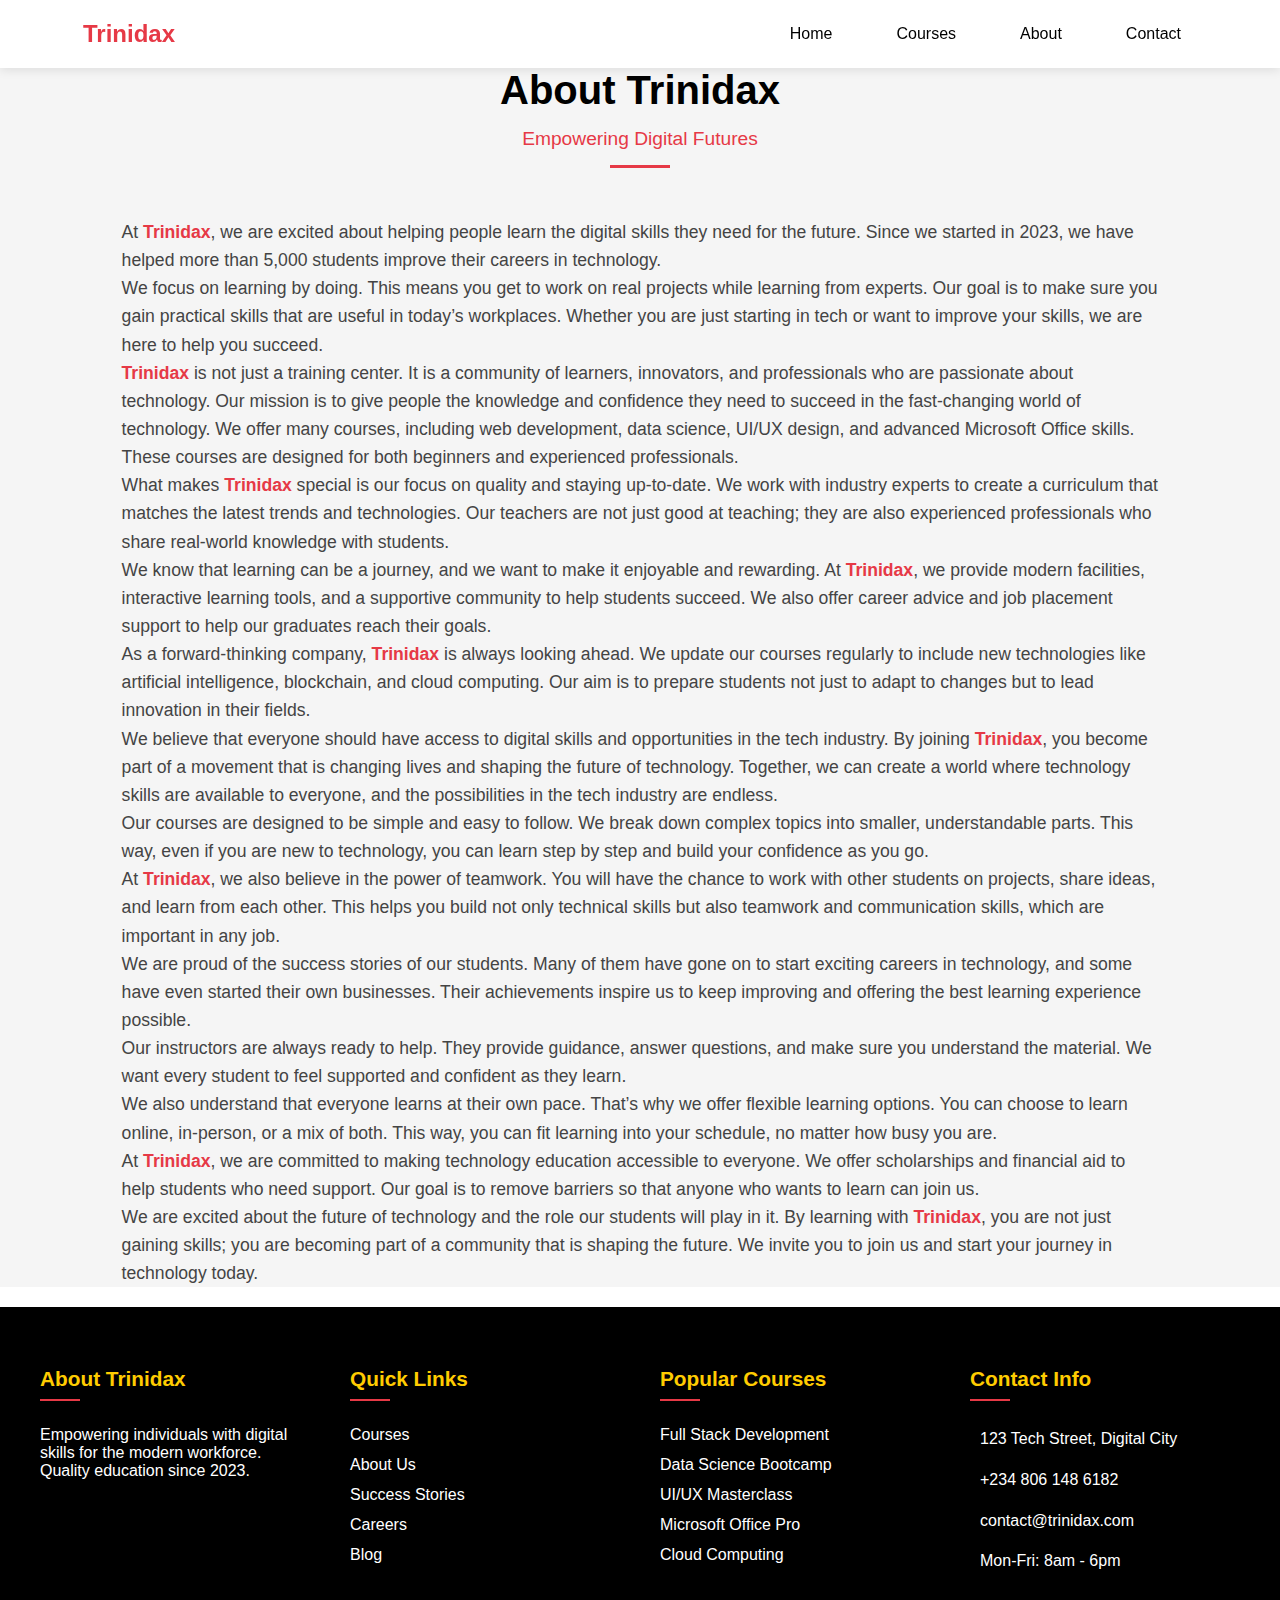
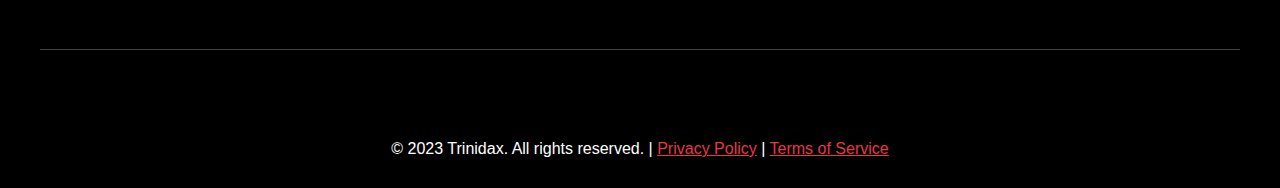
<file: about.html>
<!DOCTYPE html>
<html lang="en">

<head>
    <meta charset="UTF-8">
    <meta name="viewport" content="width=device-width, initial-scale=1.0">
    <title>Trinidax About</title>
    <link rel="stylesheet" href="about.css">
    <link rel="stylesheet" href="footer.css">
    <link rel="stylesheet" href="nav.css">
</head>

<body>
    <nav>

        <div class="nav-container">
            <a href="#home" class="brand-title">Trinidax</a>
            <button class="menu-toggle" aria-label="Toggle navigation">
                <span class="hamburger"></span>
            </button>
            <ul>
                <li><a class="nav-link" href="index.html" class="active">Home</a></li>
                <li><a class="nav-link" href="course.html">Courses</a></li>
                <li><a class="nav-link" href="about.html">About</a></li>
                <li><a class="nav-link" href="contact.html">Contact</a></li>
            </ul>
        </div>
    </nav>
    <section class="about-section">
        <div class="container">
            <div class="section-header">
                <h2>About Trinidax</h2>
                <p>Empowering Digital Futures</p>
                <div class="underline"></div>
            </div>

            <div class="content-wrapper">
                <div class="about-text">
                    <p>At <span class="highlight">Trinidax</span>, we are excited about helping people learn the digital
                        skills they need for the future. Since we started in 2023, we have helped more than 5,000
                        students improve their careers in technology.</p>

                    <p>We focus on learning by doing. This means you get to work on real projects while learning from
                        experts. Our goal is to make sure you gain practical skills that are useful in today’s
                        workplaces. Whether you are just starting in tech or want to improve your skills, we are here to
                        help you succeed.</p>

                    <p><span class="highlight">Trinidax</span> is not just a training center. It is a community of
                        learners, innovators, and professionals who are passionate about technology. Our mission is to
                        give people the knowledge and confidence they need to succeed in the fast-changing world of
                        technology. We offer many courses, including web development, data science, UI/UX design, and
                        advanced Microsoft Office skills. These courses are designed for both beginners and experienced
                        professionals.</p>

                    <p>What makes <span class="highlight">Trinidax</span> special is our focus on quality and staying
                        up-to-date. We work with industry experts to create a curriculum that matches the latest trends
                        and technologies. Our teachers are not just good at teaching; they are also experienced
                        professionals who share real-world knowledge with students.</p>

                    <p>We know that learning can be a journey, and we want to make it enjoyable and rewarding. At <span
                            class="highlight">Trinidax</span>, we provide modern facilities, interactive learning tools,
                        and a supportive community to help students succeed. We also offer career advice and job
                        placement support to help our graduates reach their goals.</p>

                    <p>As a forward-thinking company, <span class="highlight">Trinidax</span> is always looking ahead.
                        We update our courses regularly to include new technologies like artificial intelligence,
                        blockchain, and cloud computing. Our aim is to prepare students not just to adapt to changes but
                        to lead innovation in their fields.</p>

                    <p>We believe that everyone should have access to digital skills and opportunities in the tech
                        industry. By joining <span class="highlight">Trinidax</span>, you become part of a movement that
                        is changing lives and shaping the future of technology. Together, we can create a world where
                        technology skills are available to everyone, and the possibilities in the tech industry are
                        endless.</p>

                    <p>Our courses are designed to be simple and easy to follow. We break down complex topics into
                        smaller, understandable parts. This way, even if you are new to technology, you can learn step
                        by step and build your confidence as you go.</p>

                    <p>At <span class="highlight">Trinidax</span>, we also believe in the power of teamwork. You will
                        have the chance to work with other students on projects, share ideas, and learn from each other.
                        This helps you build not only technical skills but also teamwork and communication skills, which
                        are important in any job.</p>

                    <p>We are proud of the success stories of our students. Many of them have gone on to start exciting
                        careers in technology, and some have even started their own businesses. Their achievements
                        inspire us to keep improving and offering the best learning experience possible.</p>

                    <p>Our instructors are always ready to help. They provide guidance, answer questions, and make sure
                        you understand the material. We want every student to feel supported and confident as they
                        learn.</p>

                    <p>We also understand that everyone learns at their own pace. That’s why we offer flexible learning
                        options. You can choose to learn online, in-person, or a mix of both. This way, you can fit
                        learning into your schedule, no matter how busy you are.</p>

                    <p>At <span class="highlight">Trinidax</span>, we are committed to making technology education
                        accessible to everyone. We offer scholarships and financial aid to help students who need
                        support. Our goal is to remove barriers so that anyone who wants to learn can join us.</p>

                    <p>We are excited about the future of technology and the role our students will play in it. By
                        learning with <span class="highlight">Trinidax</span>, you are not just gaining skills; you are
                        becoming part of a community that is shaping the future. We invite you to join us and start your
                        journey in technology today.</p>
                </div>
            </div>
        </div>
    </section>
    <footer class="footer">
        <div class="footer-container">
            <div class="footer-grid">
                <div class="footer-section">
                    <h3>About Trinidax</h3>
                    <p>Empowering individuals with digital skills for the modern workforce. Quality education since
                        2023.</p>
                    <div class="social-links">
                        <a href="#"><i class="fab fa-facebook-f"></i></a>
                        <a href="#"><i class="fab fa-twitter"></i></a>
                        <a href="#"><i class="fab fa-linkedin-in"></i></a>
                        <a href="#"><i class="fab fa-instagram"></i></a>
                    </div>
                </div>

                <div class="footer-section">
                    <h3>Quick Links</h3>
                    <ul class="footer-links">
                        <li><a href="#">Courses</a></li>
                        <li><a href="#">About Us</a></li>
                        <li><a href="#">Success Stories</a></li>
                        <li><a href="#">Careers</a></li>
                        <li><a href="#">Blog</a></li>
                    </ul>
                </div>

                <div class="footer-section">
                    <h3>Popular Courses</h3>
                    <ul class="footer-links">
                        <li><a href="#">Full Stack Development</a></li>
                        <li><a href="#">Data Science Bootcamp</a></li>
                        <li><a href="#">UI/UX Masterclass</a></li>
                        <li><a href="#">Microsoft Office Pro</a></li>
                        <li><a href="#">Cloud Computing</a></li>
                    </ul>
                </div>

                <div class="footer-section">
                    <h3>Contact Info</h3>
                    <div class="contact-info">
                        <p><i class="fas fa-map-marker-alt"></i>123 Tech Street, Digital City</p>
                        <p><i class="fas fa-phone-alt"></i>+234 806 148 6182</p>
                        <p><i class="fas fa-envelope"></i>contact@trinidax.com</p>
                        <p><i class="fas fa-clock"></i>Mon-Fri: 8am - 6pm</p>
                    </div>
                </div>
            </div>

            <div class="copyright">
                <p>&copy; 2023 Trinidax. All rights reserved. | <a href="#" style="color: #e63946;">Privacy Policy</a> |
                    <a href="#" style="color: #e63946;">Terms of Service</a>
                </p>
            </div>
        </div>
    </footer>
    <script src="script.js"></script>
</body>

</html>
</file>
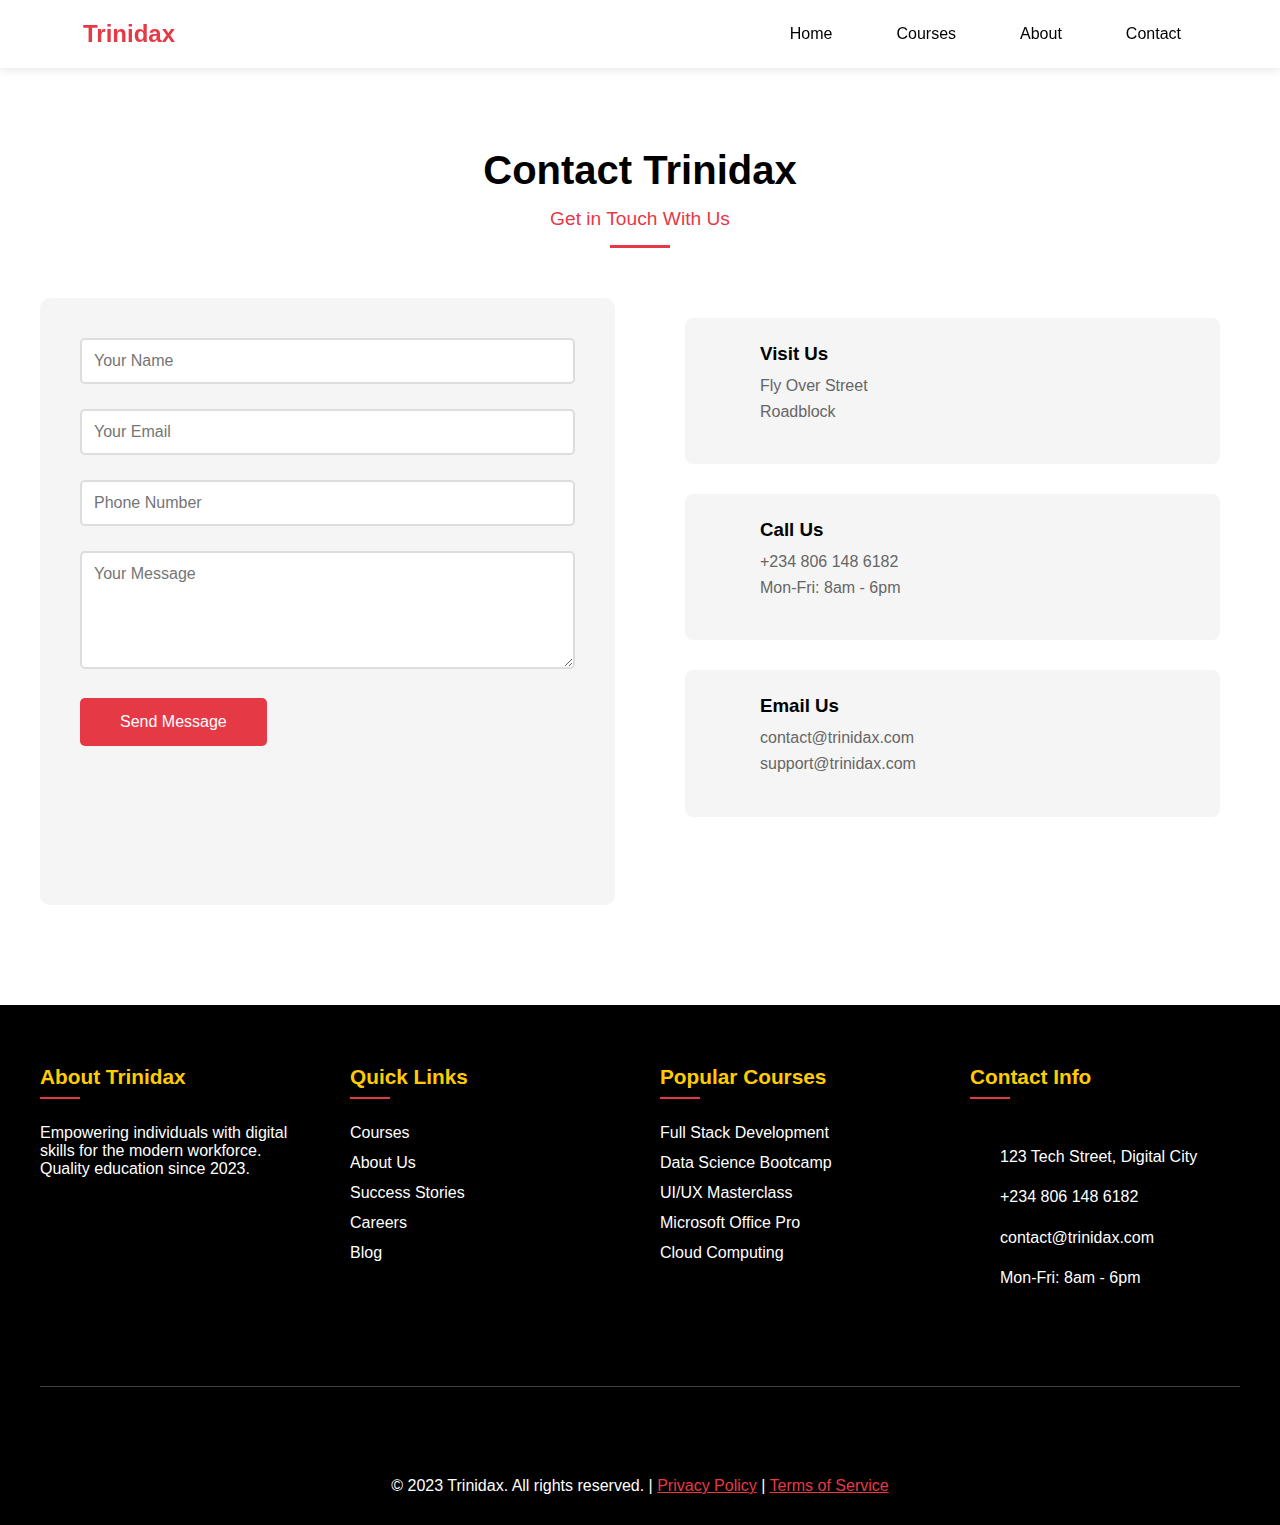
<file: contact.html>
<!DOCTYPE html>
<html lang="en">

<head>
    <meta charset="UTF-8">
    <meta name="viewport" content="width=device-width, initial-scale=1.0">
    <title>Trinidax Contact </title>
    <link rel="stylesheet" href="contact.css">
    <link rel="stylesheet" href="footer.css">
    <link rel="stylesheet" href="contact.css">
    <link rel="stylesheet" href="nav.css">
</head>

<body>
    <nav>

        <div class="nav-container">
            <a href="#home" class="brand-title">Trinidax</a>
            <button class="menu-toggle" aria-label="Toggle navigation">
                <span class="hamburger"></span>
            </button>
            <ul>
                <li><a class="nav-link" href="/" class="active">Home</a></li>
                <li><a class="nav-link" href="course.html">Courses</a></li>
                <li><a class="nav-link" href="about.html">About</a></li>
                <li><a class="nav-link" href="contact.html">Contact</a></li>
            </ul>
        </div>
    </nav>
    <section class="contact-section">
        <div class="container">
            <div class="section-header">
                <h2>Contact Trinidax</h2>
                <p>Get in Touch With Us</p>
                <div class="underline"></div>
            </div>

            <div class="contact-wrapper">
                <div class="contact-form">
                    <form>
                        <div class="form-group">
                            <input type="text" placeholder="Your Name" required>
                        </div>
                        <div class="form-group">
                            <input type="email" placeholder="Your Email" required>
                        </div>
                        <div class="form-group">
                            <input type="tel" placeholder="Phone Number">
                        </div>
                        <div class="form-group">
                            <textarea rows="5" placeholder="Your Message" required></textarea>
                        </div>
                        <button type="submit" class="submit-btn">Send Message</button>
                    </form>
                </div>

                <div class="contact-info">
                    <div class="info-card">
                        <i class="fas fa-map-marker-alt info-icon"></i>
                        <div class="info-content">
                            <h3>Visit Us</h3>
                            <p>Fly Over Street<br>Roadblock</p>
                        </div>
                    </div>

                    <div class="info-card">
                        <i class="fas fa-phone-alt info-icon"></i>
                        <div class="info-content">
                            <h3>Call Us</h3>
                            <p>+234 806 148 6182<br>Mon-Fri: 8am - 6pm</p>
                        </div>
                    </div>

                    <div class="info-card">
                        <i class="fas fa-envelope info-icon"></i>
                        <div class="info-content">
                            <h3>Email Us</h3>
                            <p>contact@trinidax.com<br>support@trinidax.com</p>
                        </div>
                    </div>

                    <div class="social-links">
                        <a href="#"><i class="fab fa-facebook-f"></i></a>
                        <a href="#"><i class="fab fa-twitter"></i></a>
                        <a href="#"><i class="fab fa-linkedin-in"></i></a>
                        <a href="#"><i class="fab fa-instagram"></i></a>
                    </div>
                </div>
            </div>
        </div>
    </section>
    <footer class="footer">
        <div class="footer-container">
            <div class="footer-grid">
                <div class="footer-section">
                    <h3>About Trinidax</h3>
                    <p>Empowering individuals with digital skills for the modern workforce. Quality education since
                        2023.</p>
                    <div class="social-links">
                        <a href="#"><i class="fab fa-facebook-f"></i></a>
                        <a href="#"><i class="fab fa-twitter"></i></a>
                        <a href="#"><i class="fab fa-linkedin-in"></i></a>
                        <a href="#"><i class="fab fa-instagram"></i></a>
                    </div>
                </div>

                <div class="footer-section">
                    <h3>Quick Links</h3>
                    <ul class="footer-links">
                        <li><a href="#">Courses</a></li>
                        <li><a href="#">About Us</a></li>
                        <li><a href="#">Success Stories</a></li>
                        <li><a href="#">Careers</a></li>
                        <li><a href="#">Blog</a></li>
                    </ul>
                </div>

                <div class="footer-section">
                    <h3>Popular Courses</h3>
                    <ul class="footer-links">
                        <li><a href="#">Full Stack Development</a></li>
                        <li><a href="#">Data Science Bootcamp</a></li>
                        <li><a href="#">UI/UX Masterclass</a></li>
                        <li><a href="#">Microsoft Office Pro</a></li>
                        <li><a href="#">Cloud Computing</a></li>
                    </ul>
                </div>

                <div class="footer-section">
                    <h3>Contact Info</h3>
                    <div class="contact-info">
                        <p><i class="fas fa-map-marker-alt"></i>123 Tech Street, Digital City</p>
                        <p><i class="fas fa-phone-alt"></i>+234 806 148 6182</p>
                        <p><i class="fas fa-envelope"></i>contact@trinidax.com</p>
                        <p><i class="fas fa-clock"></i>Mon-Fri: 8am - 6pm</p>
                    </div>
                </div>
            </div>

            <div class="copyright">
                <p>&copy; 2023 Trinidax. All rights reserved. | <a href="#" style="color: #e63946;">Privacy Policy</a> |
                    <a href="#" style="color: #e63946;">Terms of Service</a>
                </p>
            </div>
        </div>
    </footer>
    <script src="script.js"></script>
</body>

</html>
</file>
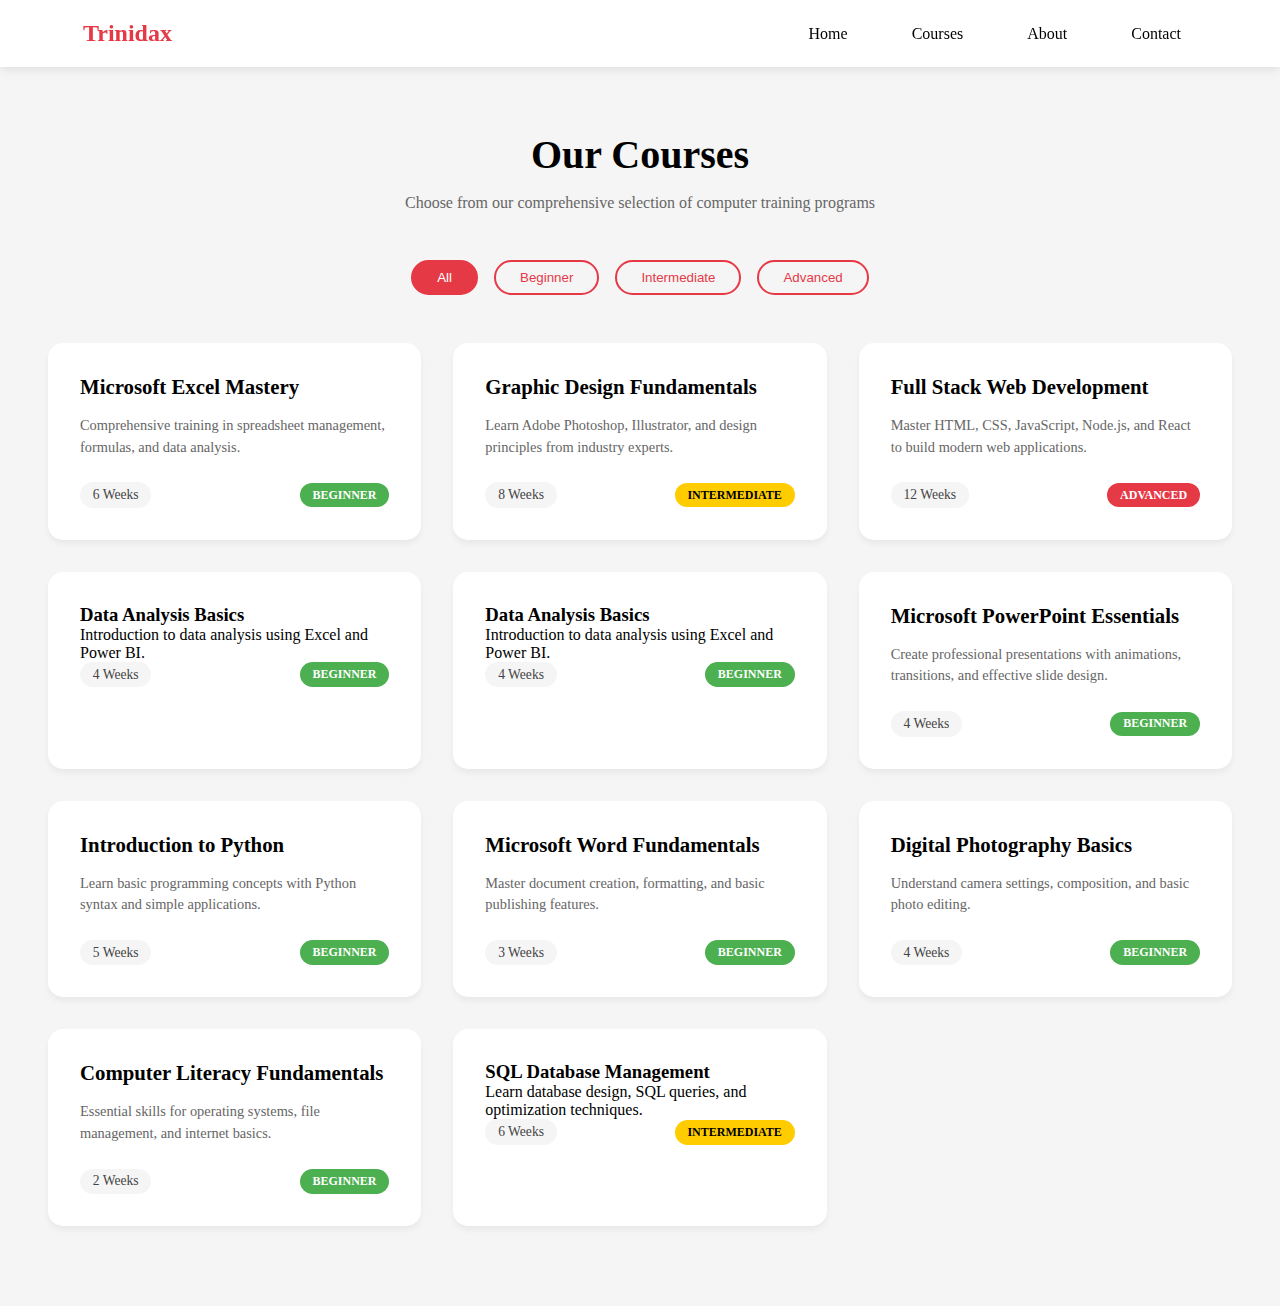
<file: course.html>
<!DOCTYPE html>
<html lang="en">

<head>
    <meta charset="UTF-8">
    <meta name="viewport" content="width=device-width, initial-scale=1.0">
    <link rel="stylesheet" href="course.css">
    <link rel="stylesheet" href="style.css">
    <link rel="stylesheet" href="nav.css">
    <title> TrinidaX Courses</title>
</head>

<body>
    <nav>

        <div class="nav-container">
            <a href="#home" class="brand-title">Trinidax</a>
            <button class="menu-toggle" aria-label="Toggle navigation">
                <span class="hamburger"></span>
            </button>
            <ul>
                <li><a class="nav-link" href="index.html" class="active">Home</a></li>
                <li><a class="nav-link" href="course.html">Courses</a></li>
                <li><a class="nav-link" href="#about">About</a></li>
                <li><a class="nav-link" href="#contact">Contact</a></li>
            </ul>
        </div>
    </nav>
    <section class="courses-section">
        <div class="courses-container">
            <div class="section-title">
                <h2>Our Courses</h2>
                <p>Choose from our comprehensive selection of computer training programs</p>
            </div>

            <div class="filter-buttons">
                <button class="filter-btn active" data-filter="all">All</button>
                <button class="filter-btn" data-filter="beginner">Beginner</button>
                <button class="filter-btn" data-filter="intermediate">Intermediate</button>
                <button class="filter-btn" data-filter="advanced">Advanced</button>
            </div>

            <div class="courses-grid">
                <!-- Course 1 -->
                <div class="course-card" data-level="beginner">
                    <i class="course-icon fas fa-file-excel"></i>
                    <div class="course-content">
                        <h3>Microsoft Excel Mastery</h3>
                        <p>Comprehensive training in spreadsheet management, formulas, and data analysis.</p>
                        <div class="course-meta">
                            <span class="course-duration">6 Weeks</span>
                            <span class="course-level level-beginner">Beginner</span>
                        </div>
                    </div>
                </div>

                <!-- Course 2 -->
                <div class="course-card" data-level="intermediate">
                    <i class="course-icon fas fa-paint-brush"></i>
                    <div class="course-content">
                        <h3>Graphic Design Fundamentals</h3>
                        <p>Learn Adobe Photoshop, Illustrator, and design principles from industry experts.</p>
                        <div class="course-meta">
                            <span class="course-duration">8 Weeks</span>
                            <span class="course-level level-intermediate">Intermediate</span>
                        </div>
                    </div>
                </div>

                <!-- Course 3 -->
                <div class="course-card" data-level="advanced">
                    <i class="course-icon fas fa-code"></i>
                    <div class="course-content">
                        <h3>Full Stack Web Development</h3>
                        <p>Master HTML, CSS, JavaScript, Node.js, and React to build modern web applications.</p>
                        <div class="course-meta">
                            <span class="course-duration">12 Weeks</span>
                            <span class="course-level level-advanced">Advanced</span>
                        </div>
                    </div>
                </div>

                <!-- Add remaining 17 courses following the same pattern -->
                <!-- Example courses (replace icons and content as needed) -->
                <div class="course-card" data-level="beginner">
                    <i class="course-icon fas fa-chart-line"></i>
                    <h3>Data Analysis Basics</h3>
                    <p>Introduction to data analysis using Excel and Power BI.</p>
                    <div class="course-meta">
                        <span class="course-duration">4 Weeks</span>
                        <span class="course-level level-beginner">Beginner</span>
                    </div>
                </div>
                <div class="course-card" data-level="beginner">
                    <i class="course-icon fas fa-chart-line"></i>
                    <h3>Data Analysis Basics</h3>
                    <p>Introduction to data analysis using Excel and Power BI.</p>
                    <div class="course-meta">
                        <span class="course-duration">4 Weeks</span>
                        <span class="course-level level-beginner">Beginner</span>
                    </div>
                </div>
                <!-- Course 4 -->
                <div class="course-card" data-level="beginner">
                    <i class="course-icon fas fa-file-powerpoint"></i>
                    <div class="course-content">
                        <h3>Microsoft PowerPoint Essentials</h3>
                        <p>Create professional presentations with animations, transitions, and effective slide design.
                        </p>
                        <div class="course-meta">
                            <span class="course-duration">4 Weeks</span>
                            <span class="course-level level-beginner">Beginner</span>
                        </div>
                    </div>
                </div>

                <!-- Course 5 -->
                <div class="course-card" data-level="beginner">
                    <i class="course-icon fas fa-laptop-code"></i>
                    <div class="course-content">
                        <h3>Introduction to Python</h3>
                        <p>Learn basic programming concepts with Python syntax and simple applications.</p>
                        <div class="course-meta">
                            <span class="course-duration">5 Weeks</span>
                            <span class="course-level level-beginner">Beginner</span>
                        </div>
                    </div>
                </div>

                <!-- Course 6 -->
                <div class="course-card" data-level="beginner">
                    <i class="course-icon fas fa-file-word"></i>
                    <div class="course-content">
                        <h3>Microsoft Word Fundamentals</h3>
                        <p>Master document creation, formatting, and basic publishing features.</p>
                        <div class="course-meta">
                            <span class="course-duration">3 Weeks</span>
                            <span class="course-level level-beginner">Beginner</span>
                        </div>
                    </div>
                </div>

                <!-- Course 7 -->
                <div class="course-card" data-level="beginner">
                    <i class="course-icon fas fa-camera-retro"></i>
                    <div class="course-content">
                        <h3>Digital Photography Basics</h3>
                        <p>Understand camera settings, composition, and basic photo editing.</p>
                        <div class="course-meta">
                            <span class="course-duration">4 Weeks</span>
                            <span class="course-level level-beginner">Beginner</span>
                        </div>
                    </div>
                </div>

                <!-- Course 8 -->
                <div class="course-card" data-level="beginner">
                    <i class="course-icon fas fa-keyboard"></i>
                    <div class="course-content">
                        <h3>Computer Literacy Fundamentals</h3>
                        <p>Essential skills for operating systems, file management, and internet basics.</p>
                        <div class="course-meta">
                            <span class="course-duration">2 Weeks</span>
                            <span class="course-level level-beginner">Beginner</span>
                        </div>
                    </div>
                </div>
                <div class="course-card" data-level="intermediate">
                    <i class="course-icon fas fa-database"></i>
                    <h3>SQL Database Management</h3>
                    <p>Learn database design, SQL queries, and optimization techniques.</p>
                    <div class="course-meta">
                        <span class="course-duration">6 Weeks</span>
                        <span class="course-level level-intermediate">Intermediate</span>
                    </div>
                </div>

                <!-- Continue adding courses with appropriate Font Awesome icons -->
                <!-- Use icons like: 
                - fas fa-python
                - fas fa-mobile-alt (for app development)
                - fas fa-shield-alt (cybersecurity)
                - fas fa-network-wired (networking)
                - fas fa-cloud (cloud computing)
                - fas fa-robot (AI/ML)
                - fas fa-video (video editing)
                - fas fa-chart-pie (data visualization)
                -->
            </div>
        </div>
    </section>
    <script src="course.js"></script>
</body>

</html>
</file>
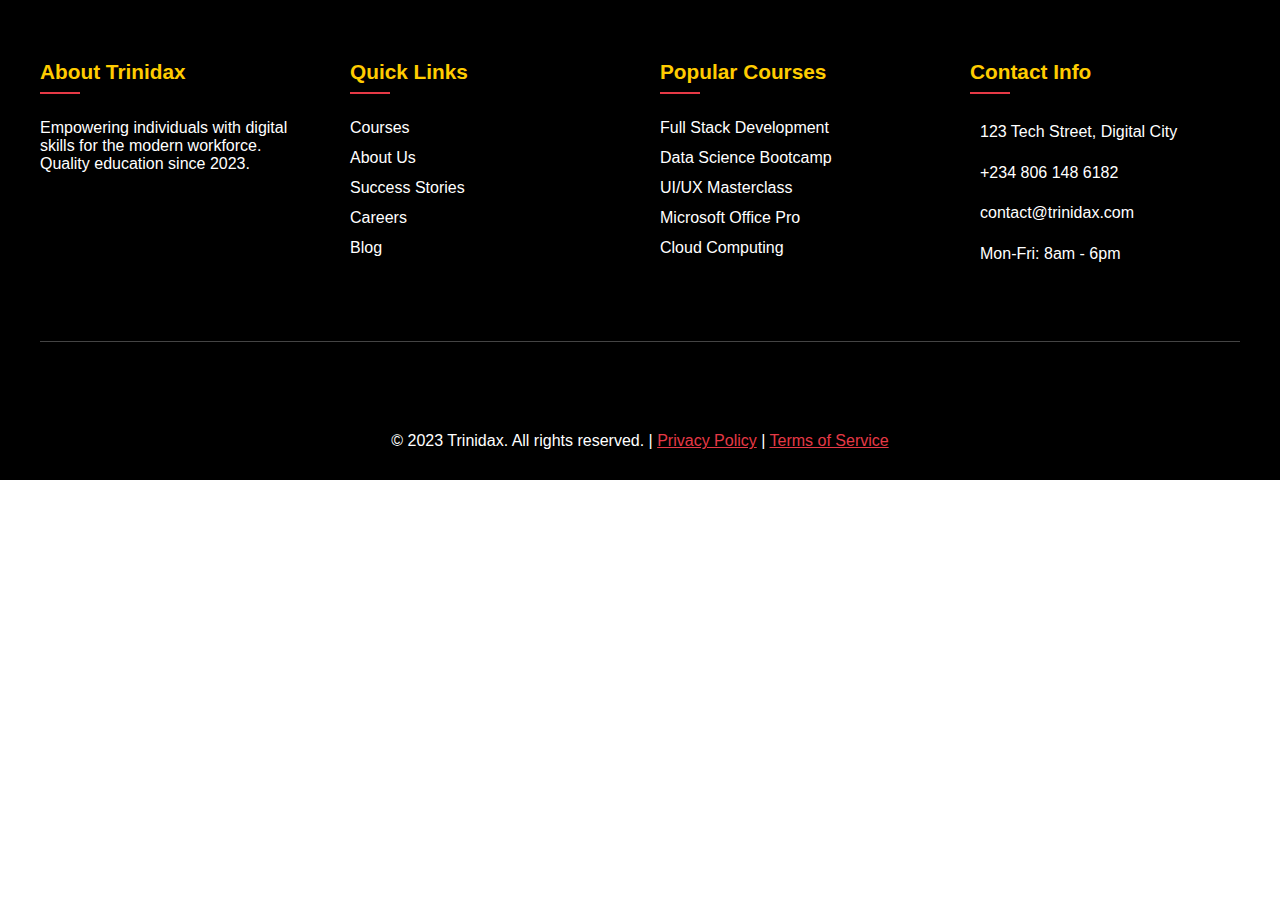
<file: footer.html>
<!DOCTYPE html>
<html lang="en">
<head>
    <meta charset="UTF-8">
    <meta name="viewport" content="width=device-width, initial-scale=1.0">
    <title>Document</title>
    <link rel="stylesheet" href="footer.css">
</head>
<body>
    <footer class="footer">
        <div class="footer-container">
            <div class="footer-grid">
                <div class="footer-section">
                    <h3>About Trinidax</h3>
                    <p>Empowering individuals with digital skills for the modern workforce. Quality education since 2023.</p>
                    <div class="social-links">
                        <a href="#"><i class="fab fa-facebook-f"></i></a>
                        <a href="#"><i class="fab fa-twitter"></i></a>
                        <a href="#"><i class="fab fa-linkedin-in"></i></a>
                        <a href="#"><i class="fab fa-instagram"></i></a>
                    </div>
                </div>

                <div class="footer-section">
                    <h3>Quick Links</h3>
                    <ul class="footer-links">
                        <li><a href="#">Courses</a></li>
                        <li><a href="#">About Us</a></li>
                        <li><a href="#">Success Stories</a></li>
                        <li><a href="#">Careers</a></li>
                        <li><a href="#">Blog</a></li>
                    </ul>
                </div>

                <div class="footer-section">
                    <h3>Popular Courses</h3>
                    <ul class="footer-links">
                        <li><a href="#">Full Stack Development</a></li>
                        <li><a href="#">Data Science Bootcamp</a></li>
                        <li><a href="#">UI/UX Masterclass</a></li>
                        <li><a href="#">Microsoft Office Pro</a></li>
                        <li><a href="#">Cloud Computing</a></li>
                    </ul>
                </div>

                <div class="footer-section">
                    <h3>Contact Info</h3>
                    <div class="contact-info">
                        <p><i class="fas fa-map-marker-alt"></i>123 Tech Street, Digital City</p>
                        <p><i class="fas fa-phone-alt"></i>+234 806 148 6182</p>
                        <p><i class="fas fa-envelope"></i>contact@trinidax.com</p>
                        <p><i class="fas fa-clock"></i>Mon-Fri: 8am - 6pm</p>
                    </div>
                </div>
            </div>

            <div class="copyright">
                <p>&copy; 2023 Trinidax. All rights reserved. | <a href="#" style="color: #e63946;">Privacy Policy</a> | <a href="#" style="color: #e63946;">Terms of Service</a></p>
            </div>
        </div>
    </footer>
</body>
</html>
</file>
<file: about.css>
* {
    margin: 0;
    padding: 0;
    box-sizing: border-box;
    font-family: 'Arial', sans-serif;
}

.about-section {
    background-color: #f5f5f5;
    width: 100%;
    margin-bottom: 20px;
}

.container {
    width: 90%;
    margin: 0 auto;
}

.section-header {
    text-align: center;
    margin-bottom: 50px;
}

.section-header h2 {
    font-size: 2.5rem;
    color: #000;
    margin-bottom: 15px;
}

.section-header p {
    color: #e63946;
    font-size: 1.2rem;
    font-weight: 500;
}

.underline {
    width: 60px;
    height: 3px;
    background-color: #e63946;
    margin: 15px auto 30px;
}

.content-wrapper {
    width: 90%;
    margin: 0 auto;
    align-items: center;
}

.about-text {
    color: #444;
    line-height: 1.6;
    font-size: 1.1rem;
}

.highlight {
    color: #e63946;
    font-weight: 600;
}

@media (max-width: 768px) {
    .content-wrapper {
        grid-template-columns: 1fr;
    }

    .section-header h2 {
        font-size: 2rem;
    }

    .courses-grid {
        grid-template-columns: 1fr;
    }
}
</file>
<file: footer.css>
* {
    margin: 0;
    padding: 0;
    box-sizing: border-box;
    font-family: 'Arial', sans-serif;
}

.footer {
    background-color: #000;
    color: white;
    padding: 60px 20px 0;
}

.footer-container {
    max-width: 1200px;
    margin: 0 auto;
}

.footer-grid {
    display: grid;
    grid-template-columns: repeat(4, 1fr);
    gap: 40px;
    padding-bottom: 60px;
    border-bottom: 1px solid #444;
}

.footer-section h3 {
    color: #ffcc00;
    font-size: 1.3rem;
    margin-bottom: 25px;
    position: relative;
    padding-bottom: 10px;
}

.footer-section h3::after {
    content: '';
    position: absolute;
    bottom: 0;
    left: 0;
    width: 40px;
    height: 2px;
    background: #e63946;
}

.footer-links {
    list-style: none;
}

.footer-links li {
    margin-bottom: 12px;
}

.footer-links a {
    color: #fff;
    text-decoration: none;
    transition: color 0.3s ease;
}

.footer-links a:hover {
    color: #e63946;
}

.contact-info p {
    margin-bottom: 15px;
    line-height: 1.6;
}

.contact-info i {
    color: #ffcc00;
    margin-right: 10px;
    width: 20px;
}

.social-links {
    display: flex;
    gap: 15px;
    margin-top: 20px;
}

.social-links a {
    color: white;
    font-size: 1.5rem;
    transition: color 0.3s ease;
}

.social-links a:hover {
    color: #ffcc00;
}

.copyright {
    text-align: center;
    padding: 30px 0;
    background: #000000;
    color: #ffffff;
    margin-top: 60px;
}

@media (max-width: 768px) {
    .footer-grid {
        grid-template-columns: 1fr;
        gap: 40px;
    }

    .footer-section h3 {
        font-size: 1.2rem;
    }
}
</file>
<file: nav.css>
:root {
    --black: #000000;
    --white: #ffffff;
    --red: #e63946;
    --yellow: #ffcc00;
    --gray: #f5f5f5;
}

/* Modern Navigation Styles */
nav {
    background: var(--white);
    box-shadow: 0 2px 10px rgba(0, 0, 0, 0.1);
    position: sticky;
    width: 100%;
    top: 0;
    z-index: 1000;
    padding: 10px;
}

/* Add to existing nav styles */
.nav-container {
    width: 90%;
    margin: auto;
    display: flex;
    justify-content: space-between;
    align-items: center;
    padding: 10px;
}

.brand-title {
    color: var(--red);
    font-size: 1.5rem;
    font-weight: 700;
    text-decoration: none;
    transition: color 0.3s ease;
    margin-right: 2rem;
}

.brand-title:hover {
    color: var(--yellow);
}


nav ul {
    display: flex;
    justify-content: flex-end;
    align-items: center;
    gap: 2rem;
    list-style: none;
    margin: 0;
    padding: 0;
    transition: all 0.3s ease;
}

nav li {
    position: relative;
}

.nav-link {
    color: var(--black);
    text-decoration: none;
    font-weight: 500;
    padding: 0.5rem 1rem;
    transition: all 0.3s ease;
    border-radius: 4px;
}

.nav-link:hover {
    color: var(--red);
    background: var(--gray);
}
.active {
    color: var(--white);
    background: var(--red);
}

/* Mobile Menu Styles */
.menu-toggle {
    display: none;
    cursor: pointer;
    padding: 1rem;
    position: absolute;
    right: 1rem;
    top: 0.5rem;
    background-color: transparent;
    border: 1px solid var(--red);
    border-radius: 5px;

}

/* Add your navigation styles here */

.hamburger {
    display: block;
    width: 25px;
    height: 3px;
/*     background-color: var(--red); */
    position: relative;
    transition: all 0.3s ease-in-out;
}

.hamburger::before,
.hamburger::after {
    content: '';
    display: block;
    width: 25px;
    height: 3px;
/*     background-color: var(--red); */
    position: absolute;
    transition: all 0.3s ease-in-out;
}

.hamburger::before {
    top: -8px;
}

.hamburger::after {
    top: 8px;
}

/* Responsive Design */
@media (max-width: 768px) {
    .menu-toggle {
        display: block;
    }
         .brand-title {
             font-size: 1.2rem;
             margin-left: 1rem;
         }
    nav ul {
        display: none;
        flex-direction: column;
        width: 100%;
        background: var(--white);
        position: absolute;
        top: 100%;
        left: 0;
        padding: 1rem;
        box-shadow: 0 2px 10px rgba(0, 0, 0, 0.1);
    }

    nav ul.active {
        display: flex;
    }

    nav li {
        width: 100%;
        text-align: center;
    }

    nav .nav-link {
        display: block;
        width: 100%;
        padding: 1rem;
    }

    .menu-toggle.active .hamburger {
        background: transparent;
    }

    .menu-toggle.active .hamburger::before {
        transform: rotate(45deg);
        top: 0;
    }

    .menu-toggle.active .hamburger::after {
        transform: rotate(-45deg);
        top: 0;
    }
}
</file>
<file: contact.css>
* {
    margin: 0;
    padding: 0;
    box-sizing: border-box;
    font-family: 'Arial', sans-serif;
}

.contact-section {
    background-color: white;
    padding: 80px 20px;
    margin-bottom: 20px;
}

.container {
    max-width: 1200px;
    margin: 0 auto;
}

.section-header {
    text-align: center;
    margin-bottom: 50px;
}

.section-header h2 {
    font-size: 2.5rem;
    color: #000;
    margin-bottom: 15px;
}

.section-header p {
    color: #e63946;
    font-size: 1.2rem;
    font-weight: 500;
}

.underline {
    width: 60px;
    height: 3px;
    background-color: #e63946;
    margin: 15px auto 30px;
}

.contact-wrapper {
    display: grid;
    grid-template-columns: 1fr 1fr;
    gap: 50px;
}

.contact-form {
    background: #f5f5f5;
    padding: 40px;
    border-radius: 10px;
}

.form-group {
    margin-bottom: 25px;
}

input, textarea {
    width: 100%;
    padding: 12px;
    border: 2px solid #ddd;
    border-radius: 5px;
    font-size: 1rem;
    transition: border-color 0.3s ease;
}

input:focus, textarea:focus {
    outline: none;
    border-color: #e63946;
}

.submit-btn {
    background: #e63946;
    color: white;
    padding: 15px 40px;
    border: none;
    border-radius: 5px;
    font-size: 1rem;
    cursor: pointer;
    transition: background 0.3s ease;
}

.submit-btn:hover {
    background: #c5303a;
}

.contact-info {
    padding: 20px;
}

.info-card {
    display: flex;
    align-items: center;
    margin-bottom: 30px;
    padding: 25px;
    background: #f5f5f5;
    border-radius: 8px;
    transition: transform 0.3s ease;
}

.info-card:hover {
    transform: translateX(10px);
}

.info-icon {
    color: #ffcc00;
    font-size: 1.8rem;
    margin-right: 25px;
    min-width: 40px;
}

.info-content h3 {
    color: #000;
    margin-bottom: 8px;
}

.info-content p {
    color: #666;
    line-height: 1.6;
}

.social-links {
    display: flex;
    gap: 20px;
    margin-top: 40px;
}

.social-links a {
    color: #000;
    font-size: 1.5rem;
    transition: color 0.3s ease;
}

.social-links a:hover {
    color: #ffcc00;
}

@media (max-width: 768px) {
    .contact-wrapper {
        grid-template-columns: 1fr;
    }

    .section-header h2 {
        font-size: 2rem;
    }

    .contact-form {
        padding: 25px;
    }
}
</file>
<file: course.css>
/* Courses Page Styles */
.courses-section {
    padding: 4rem 2rem;
    background: var(--gray);
}

.courses-container {
    max-width: 1400px;
    margin: 0 auto;
}

.section-title {
    text-align: center;
    margin-bottom: 3rem;
}

.section-title h2 {
    font-size: 2.5rem;
    color: var(--black);
    margin-bottom: 1rem;
}

.section-title p {
    color: #666;
    max-width: 600px;
    margin: 0 auto;
}

.courses-grid {
    display: grid;
    grid-template-columns: repeat(auto-fit, minmax(300px, 1fr));
    gap: 2rem;
    padding: 1rem;
}

.course-card {
    background: var(--white);
    border-radius: 15px;
    padding: 2rem;
    box-shadow: 0 4px 6px rgba(0, 0, 0, 0.05);
    transition: all 0.3s ease;
    position: relative;
    overflow: hidden;
}

.course-card:hover {
    transform: translateY(-5px);
    box-shadow: 0 8px 15px rgba(0, 0, 0, 0.1);
}

.course-icon {
    font-size: 2.5rem;
    color: var(--red);
    margin-bottom: 1.5rem;
    transition: color 0.3s ease;
}

.course-card:hover .course-icon {
    color: var(--yellow);
}

.course-content h3 {
    color: var(--black);
    margin-bottom: 1rem;
    font-size: 1.3rem;
}

.course-content p {
    color: #666;
    font-size: 0.9rem;
    line-height: 1.5;
    margin-bottom: 1.5rem;
}

.course-meta {
    display: flex;
    justify-content: space-between;
    align-items: center;
    font-size: 0.85rem;
}

.course-duration {
    background: var(--gray);
    padding: 0.3rem 0.8rem;
    border-radius: 20px;
    color: #444;
}

.course-level {
    color: var(--white);
    padding: 0.3rem 0.8rem;
    border-radius: 20px;
    text-transform: uppercase;
    font-weight: 600;
    font-size: 0.75rem;
}

.level-beginner {
    background: #4CAF50;
}

.level-intermediate {
    background: var(--yellow);
    color: var(--black);
}

.level-advanced {
    background: var(--red);
}

/* Filter Buttons */
.filter-buttons {
    display: flex;
    justify-content: center;
    gap: 1rem;
    margin-bottom: 2rem;
    flex-wrap: wrap;
}

.filter-btn {
    padding: 0.5rem 1.5rem;
    border: 2px solid var(--red);
    border-radius: 25px;
    background: transparent;
    color: var(--red);
    cursor: pointer;
    transition: all 0.3s ease;
}

.filter-btn.active,
.filter-btn:hover {
    background: var(--red);
    color: var(--white);
}

@media (max-width: 768px) {
    .courses-grid {
        grid-template-columns: 1fr;
    }

    .section-title h2 {
        font-size: 2rem;
    }
}
</file>
<file: style.css>
:root {
    --black: #000000;
    --white: #ffffff;
    --red: #e63946;
    /* A slightly softer red */
    --yellow: #ffcc00;
    /* A warm, golden yellow */
    --gray: #f5f5f5;
    /* Light gray for balance */
}
*{
    padding: 0;
    margin: 0;
    box-sizing: border-box;
}
html {
    scroll-behavior: smooth;
}
</file>
